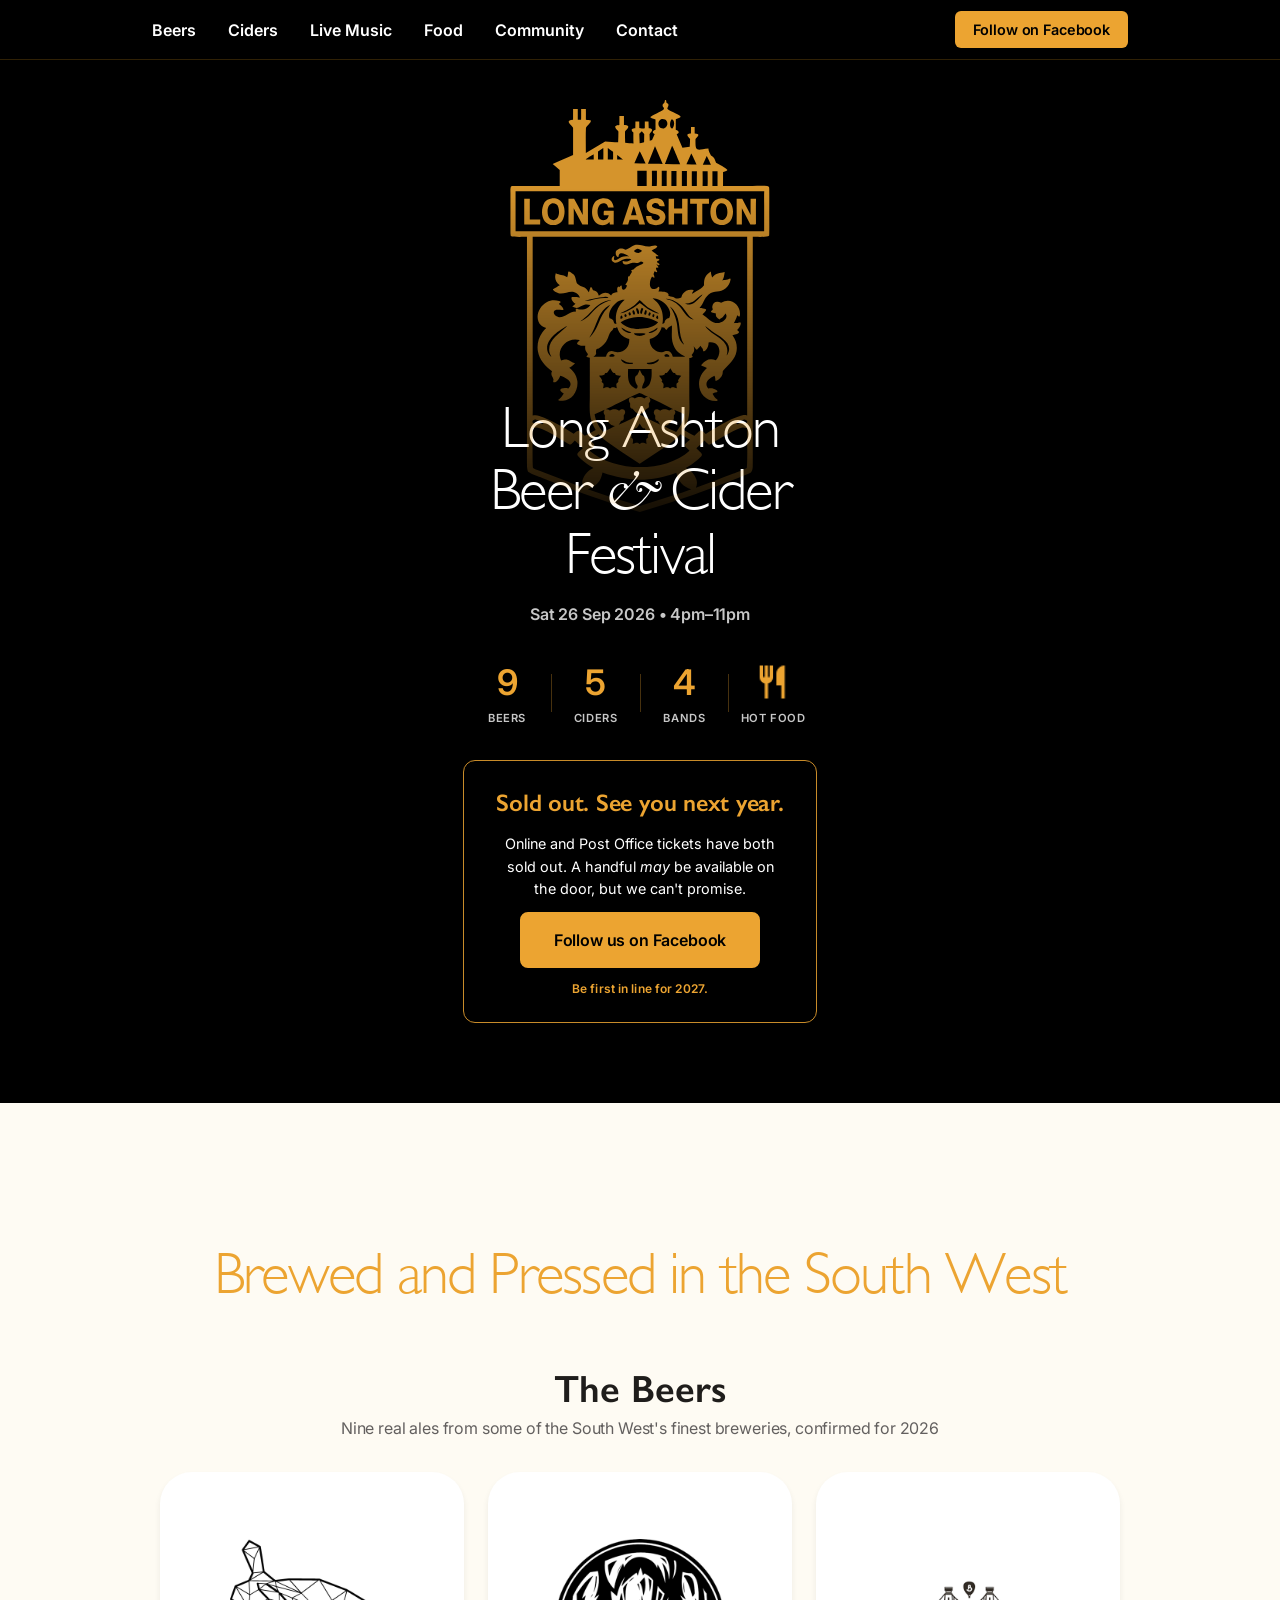
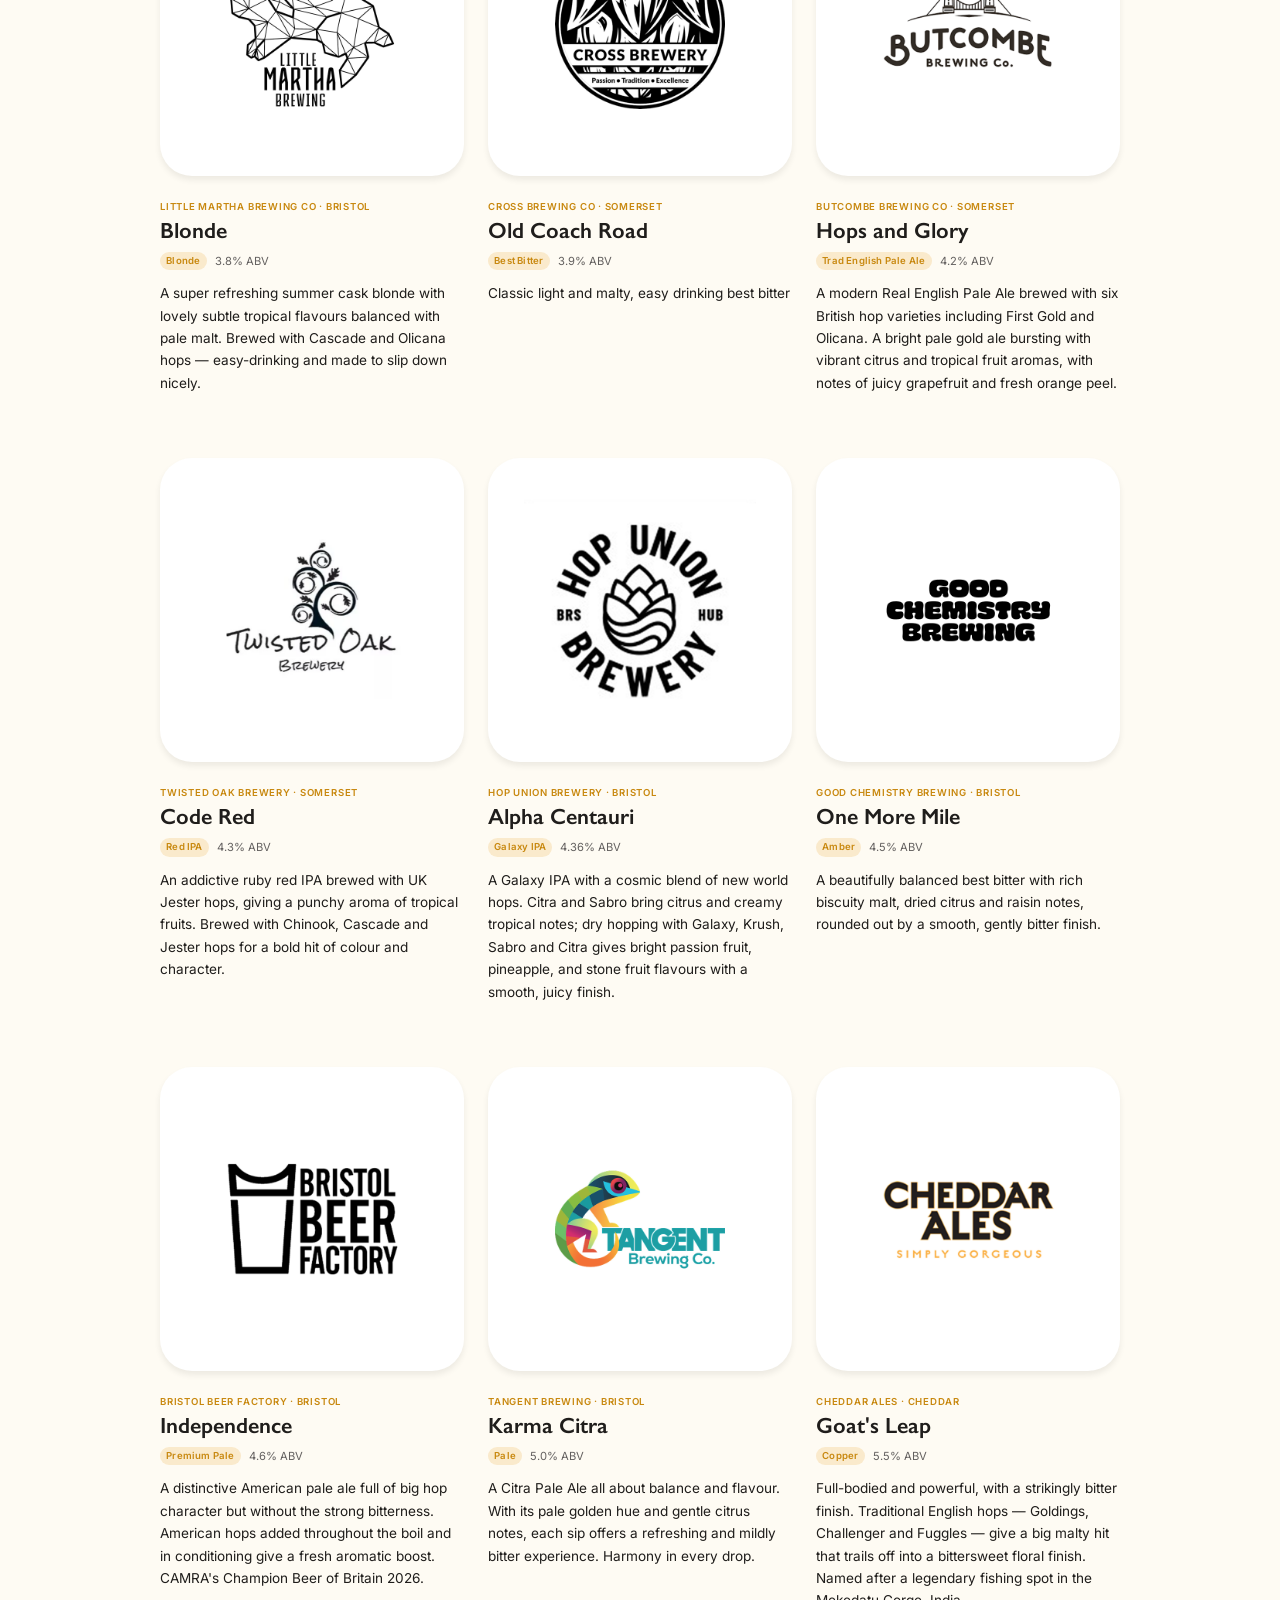
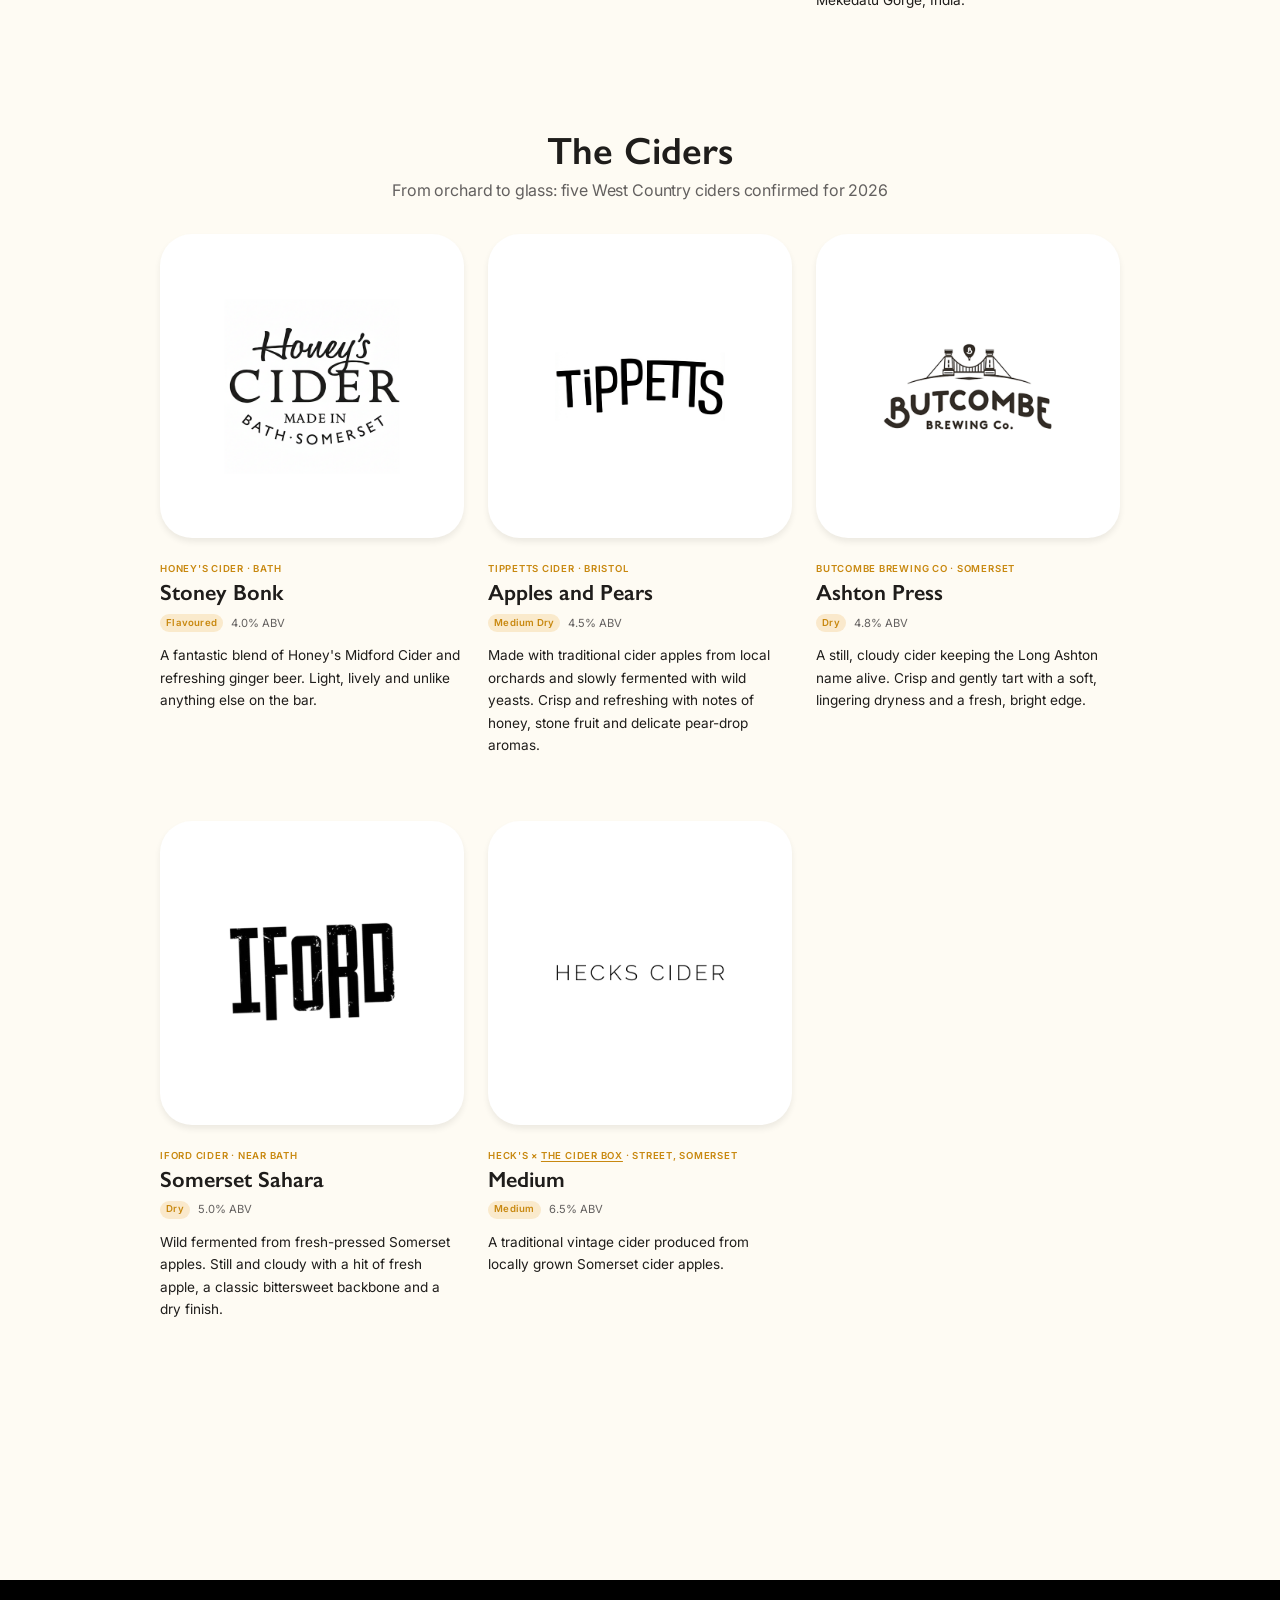
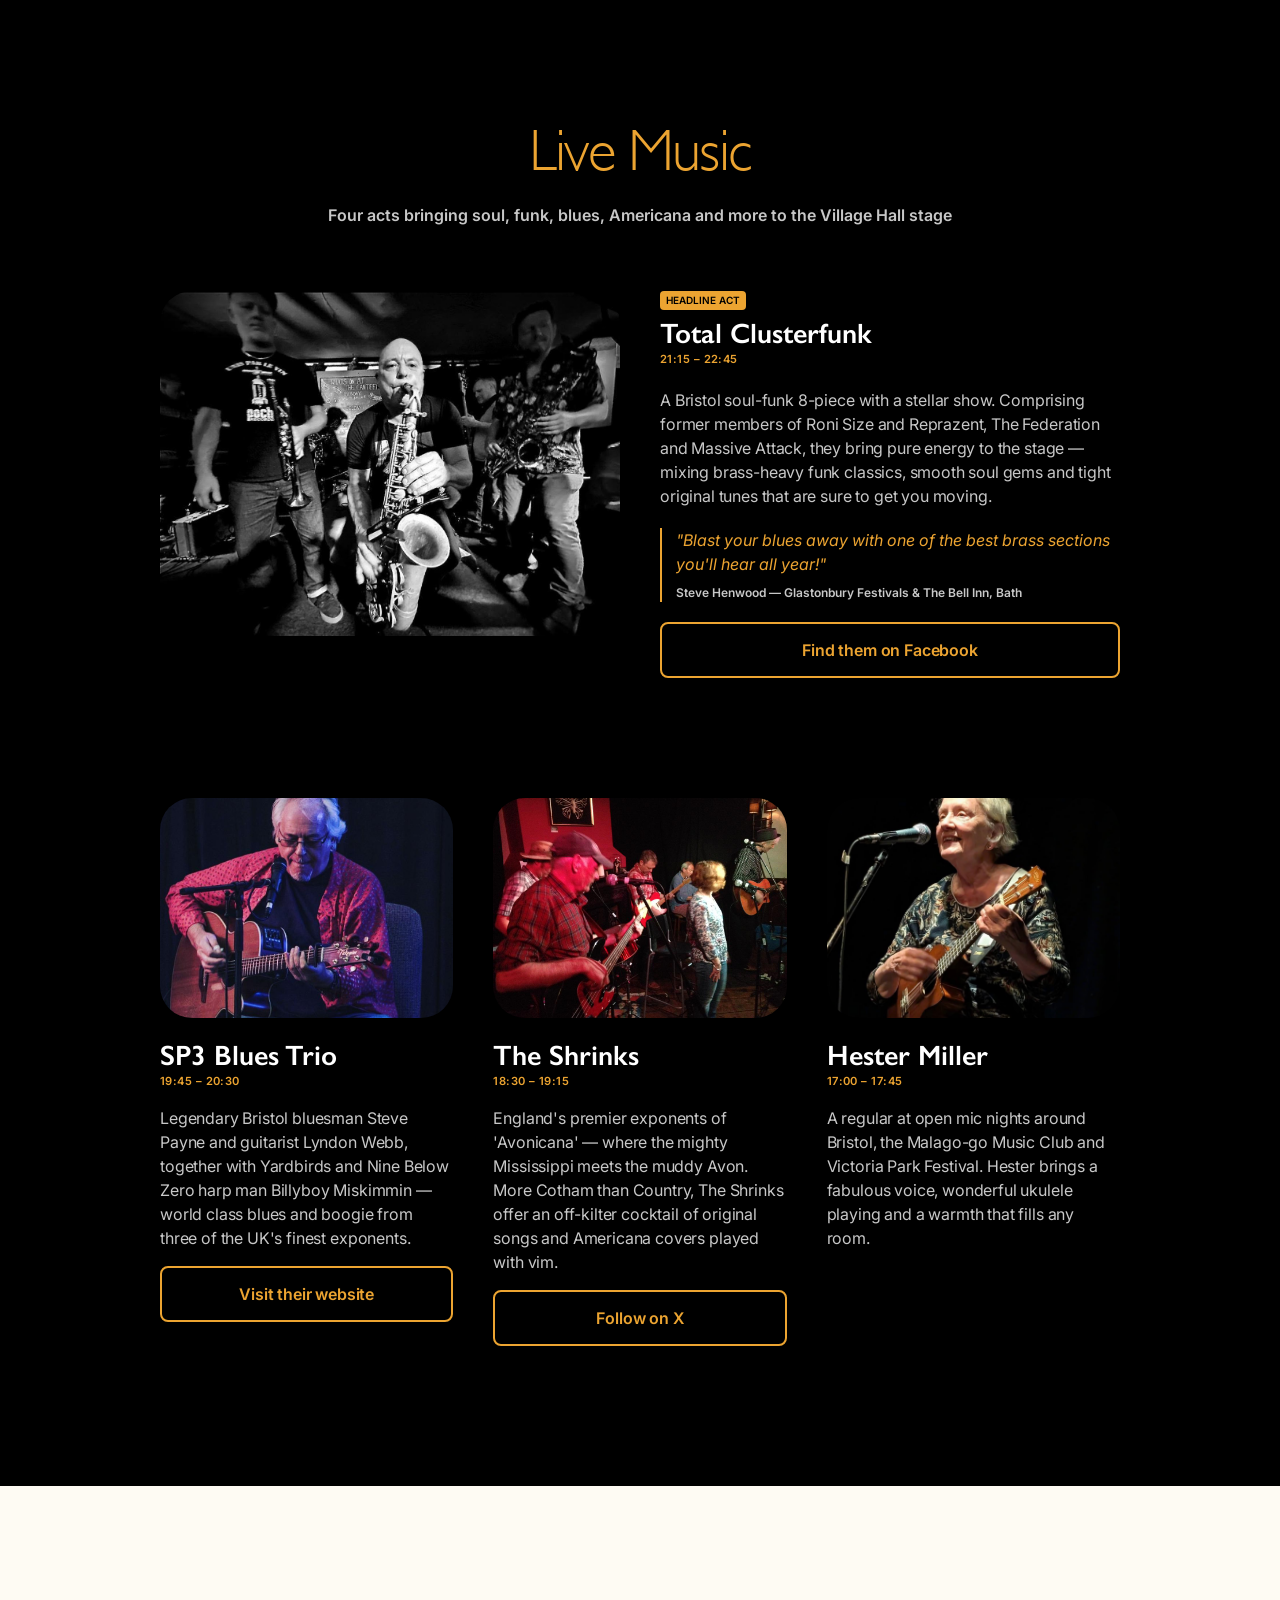
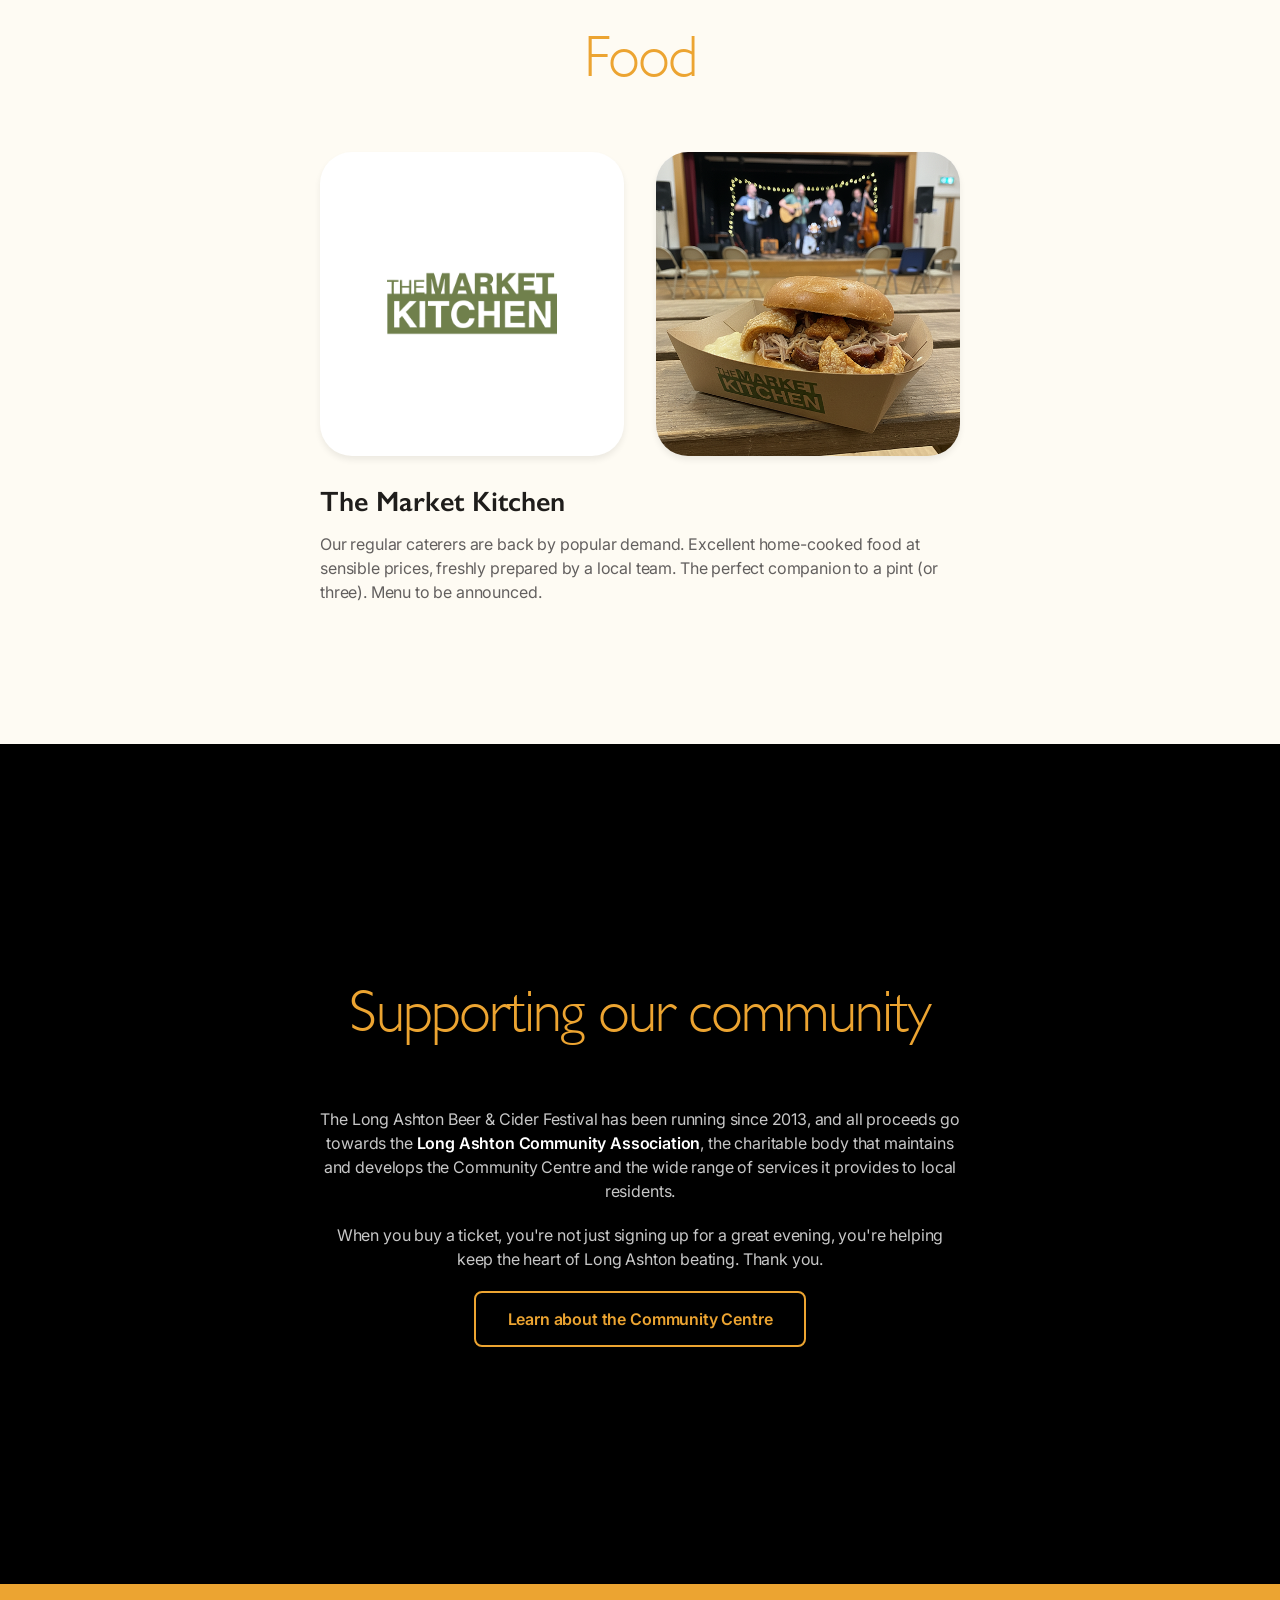
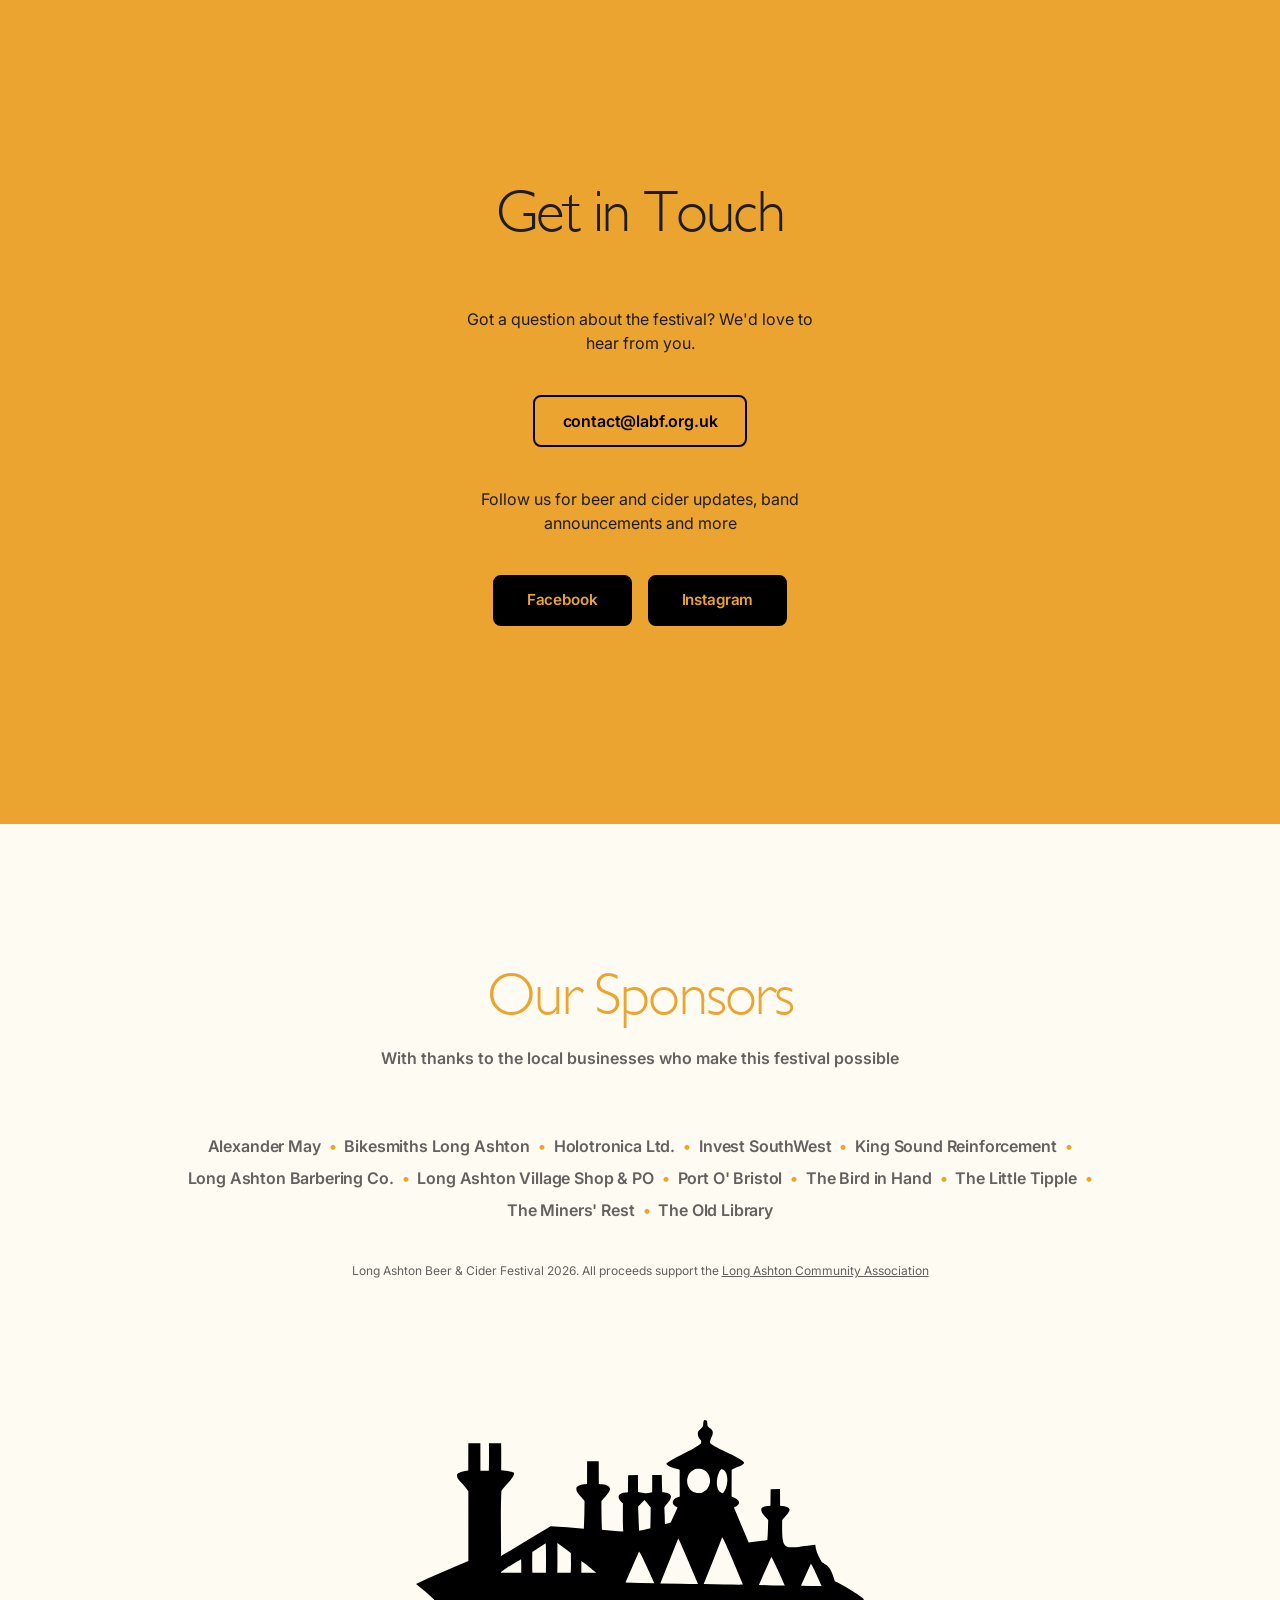
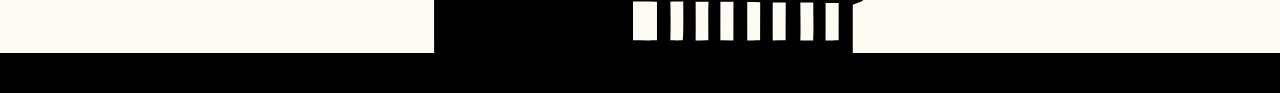
<file: index.html>
<!DOCTYPE html>
<html lang="en">
<head>
  <meta charset="UTF-8">
  <meta name="viewport" content="width=device-width, initial-scale=1.0">
  <meta name="description" content="The 13th Annual Long Ashton Beer & Cider Festival. Saturday 26 September 2026, Long Ashton Village Hall. Live music, real ales, craft ciders and great food.">
  <meta property="og:type" content="website">
  <meta property="og:url" content="https://labf.org.uk">
  <meta property="og:title" content="Long Ashton Beer & Cider Festival 2026">
  <meta property="og:description" content="13th annual festival of real ale, craft cider, live music and food. Saturday 26 September 2026, Long Ashton Village Hall.">
  <meta property="og:image" content="https://labf.org.uk/assets/long-ashton-beer-and-cider-festival.png">
  <title>Long Ashton Beer &amp; Cider Festival 2026</title>
  <link rel="preconnect" href="https://fonts.googleapis.com">
  <link rel="preconnect" href="https://fonts.gstatic.com" crossorigin>
  <link href="https://fonts.googleapis.com/css2?family=Inter:wght@400;600&display=swap" rel="stylesheet">
  <link rel="stylesheet" href="style.css">
  <!-- Google Analytics -->
  <script async src="https://www.googletagmanager.com/gtag/js?id=G-SJZX6BD2B6"></script>
  <script>
    window.dataLayer = window.dataLayer || [];
    function gtag(){dataLayer.push(arguments);}
    gtag('js', new Date());
    gtag('config', 'G-SJZX6BD2B6');
  </script>
</head>
<body class="is-sold-out-completely">
<!-- TICKET STATE:
  Online tickets available:       <body>
  Online sold out, PO available:  <body class="is-sold-out">
  Completely sold out:            <body class="is-sold-out-completely">
-->

  <!-- ============================================================
       NAV
  ============================================================ -->
  <nav class="nav" id="nav">
    <div class="nav__inner">
      <button class="nav__toggle" id="navToggle" aria-label="Toggle navigation" aria-expanded="false">
        <span></span><span></span><span></span>
      </button>
      <ul class="nav__links" id="navLinks" role="list">
        <li><a href="#beers">Beers</a></li>
        <li><a href="#ciders">Ciders</a></li>
        <li><a href="#bands">Live Music</a></li>
        <li><a href="#food">Food</a></li>
        <li><a href="#community">Community</a></li>
        <li><a href="#contact">Contact</a></li>
      </ul>
      <a href="https://lacc.info/events/31/details" class="nav__cta nav__cta--tickets" target="_blank" rel="noopener" onclick="gtag('event','buy_tickets',{location:'navigation'})">Get Tickets</a>
      <a href="https://www.facebook.com/LongAshtonBCF" class="nav__cta nav__cta--facebook" target="_blank" rel="noopener" onclick="gtag('event','facebook_follow',{location:'navigation'})">Follow on Facebook</a>
    </div>
  </nav>

  <!-- ============================================================
       HERO
  ============================================================ -->
  <section class="hero" id="top">
    <div class="hero__inner">
      <img src="assets/village-crest.svg" alt="" class="hero__crest" aria-hidden="true">
      <div class="hero__body">
        <h1 class="hero__title">Long Ashton<br>Beer&nbsp;<span class="hero__amp">&amp;</span>&nbsp;Cider<br>Festival</h1>
        <p class="hero__date">Sat 26 Sep 2026 &bull; 4pm–11pm</p>
        <div class="hero__stats" aria-label="Festival highlights">
          <a href="#beers" class="hero__stat">
            <span class="hero__stat-value">9</span>
            <span class="hero__stat-label">BEERS</span>
          </a>
          <div class="hero__stat-divider" aria-hidden="true"></div>
          <a href="#ciders" class="hero__stat">
            <span class="hero__stat-value">5</span>
            <span class="hero__stat-label">CIDERS</span>
          </a>
          <div class="hero__stat-divider" aria-hidden="true"></div>
          <a href="#bands" class="hero__stat">
            <span class="hero__stat-value">4</span>
            <span class="hero__stat-label">BANDS</span>
          </a>
          <div class="hero__stat-divider" aria-hidden="true"></div>
          <a href="#food" class="hero__stat">
            <img src="assets/food-icon.png" class="hero__stat-icon" alt="" aria-hidden="true">
            <span class="hero__stat-label">HOT FOOD</span>
          </a>
        </div>
        <div class="hero__cta-group">
          <!-- Shown when online tickets available -->
          <a href="https://lacc.info/events/31/details" class="btn btn--primary hero__cta-online" target="_blank" rel="noopener" onclick="gtag('event','buy_tickets',{location:'hero'})">Get Tickets &middot; &pound;15</a>
          <p class="hero__scarcity hero__cta-online">Limited online tickets &ndash; don't miss out</p>
          <!-- Shown when online tickets sold out, post office available -->
          <div class="hero__postoffice-callout hero__cta-soldout">
            <p class="hero__postoffice-heading">Tickets &middot; &pound;15 &middot; Cash only</p>
            <p class="hero__postoffice-where">Available from <strong>Long Ashton Post Office</strong></p>
            <!--p class="hero__postoffice-when">From 1 September &bull; While stocks last</p-->
            <p class="hero__postoffice-when">While stocks last</p>
          </div>
          <!-- Shown when completely sold out -->
          <div class="hero__soldout-callout hero__cta-soldout-completely">
            <p class="hero__soldout-heading">Sold out. See you next year.</p>
            <p class="hero__soldout-body">Online and Post Office tickets have both sold out. A handful <em>may</em> be available on the door, but we can't promise.</p>
            <a href="https://www.facebook.com/LongAshtonBCF" class="btn btn--primary" target="_blank" rel="noopener" onclick="gtag('event','facebook_follow',{location:'hero'})">Follow us on Facebook</a>
            <p class="hero__scarcity">Be first in line for 2027.</p>
          </div>
        </div>
        <p class="hero__small hero__cta-online">Includes your first drink, commemorative glass &amp; programme. Also available from <strong>Long Ashton Post Office</strong> from 1 September (cash only).</p>
        <p class="hero__small hero__cta-soldout">Includes your first drink, commemorative glass &amp; programme.</p>
      </div>
    </div>
  </section>

  <!-- ============================================================
       BEERS & CIDERS (one visual block, two nav targets)
  ============================================================ -->
  <section class="section section--light" id="beers">
    <div class="container">
      <h2 class="section__display">Brewed and Pressed in the South West</h2>

      <div class="producer-group">
        <div class="producer-group__header">
          <h3 class="section__heading">The Beers</h3>
          <p class="section__subtext">Nine real ales from some of the South West's finest breweries, confirmed for 2026</p>
        </div>
        <div class="d7-grid" id="d7-beers"></div>
      </div>

      <div class="producer-group" id="ciders">
        <div class="producer-group__header">
          <h3 class="section__heading">The Ciders</h3>
          <p class="section__subtext">From orchard to glass: five West Country ciders confirmed for 2026</p>
        </div>
        <div class="d7-grid" id="d7-ciders"></div>
      </div>
    </div>
  </section>

  <!-- Beers & Ciders card JS -->
  <script>
    (function () {
      const CIDERS = [
        {
          name: 'Stoney Bonk',
          style: 'Flavoured',
          brewery: "Honey's Cider",
          abv: '4.0% ABV',
          logo: 'assets/logos/honeys.png',
          alt: "Honey's Cider",
          url: 'https://www.honeyscider.co.uk',
          location: 'Bath',
          notes: "A fantastic blend of Honey's Midford Cider and refreshing ginger beer. Light, lively and unlike anything else on the bar."
        },
        {
          name: 'Apples and Pears',
          style: 'Medium Dry',
          brewery: 'Tippetts Cider',
          abv: '4.5% ABV',
          logo: 'assets/logos/tippetts.png',
          alt: 'Tippetts Cider',
          url: 'https://tippettscider.com/',
          location: 'Bristol',
          notes: 'Made with traditional cider apples from local orchards and slowly fermented with wild yeasts. Crisp and refreshing with notes of honey, stone fruit and delicate pear-drop aromas.'
        },
        {
          name: 'Ashton Press',
          style: 'Dry',
          brewery: 'Butcombe Brewing Co',
          abv: '4.8% ABV',
          logo: 'assets/logos/butcombe.png',
          alt: 'Butcombe',
          url: 'https://www.butcombe.com',
          location: 'Somerset',
          notes: 'A still, cloudy cider keeping the Long Ashton name alive. Crisp and gently tart with a soft, lingering dryness and a fresh, bright edge.'
        },
        {
          name: 'Somerset Sahara',
          style: 'Dry',
          brewery: 'Iford Cider',
          abv: '5.0% ABV',
          logo: 'assets/logos/iford.png',
          alt: 'Iford Cider',
          url: 'https://www.ifordcider.com/',
          location: 'Near Bath',
          notes: 'Wild fermented from fresh-pressed Somerset apples. Still and cloudy with a hit of fresh apple, a classic bittersweet backbone and a dry finish.'
        },
        {
          name: 'Medium',
          style: 'Medium',
          brewery: "Heck's × <a href='https://www.theciderbox.com/' target='_blank' rel='noopener'>The Cider Box</a>",
          abv: '6.5% ABV',
          logo: 'assets/logos/hecks-cider.png',
          alt: "Heck's Cider",
          url: 'https://www.heckscider.com/',
          location: 'Street, Somerset',
          notes: 'A traditional vintage cider produced from locally grown Somerset cider apples.'
        }
      ];

      const BEERS = [
        { name: 'Blonde', style: 'Blonde', brewery: 'Little Martha Brewing Co', location: 'Bristol', abv: '3.8% ABV', logo: 'assets/logos/little-martha.png', alt: 'Little Martha', url: 'https://littlemarthabrewing.co.uk/', notes: 'A super refreshing summer cask blonde with lovely subtle tropical flavours balanced with pale malt. Brewed with Cascade and Olicana hops — easy-drinking and made to slip down nicely.' },
        { name: 'Old Coach Road', style: 'Best Bitter', brewery: 'Cross Brewing Co', location: 'Somerset', abv: '3.9% ABV', logo: 'assets/logos/cross.png', alt: 'Cross Brewing Co', url: 'https://whitehartinncross.co.uk/', notes: 'Classic light and malty, easy drinking best bitter' },
        { name: 'Hops and Glory', style: 'Trad English Pale Ale', brewery: 'Butcombe Brewing Co', location: 'Somerset', abv: '4.2% ABV', logo: 'assets/logos/butcombe.png', alt: 'Butcombe', url: 'https://www.butcombe.com/beers/hops-and-glory/', notes: 'A modern Real English Pale Ale brewed with six British hop varieties including First Gold and Olicana. A bright pale gold ale bursting with vibrant citrus and tropical fruit aromas, with notes of juicy grapefruit and fresh orange peel.' },
        { name: 'Code Red', style: 'Red IPA', brewery: 'Twisted Oak Brewery', location: 'Somerset', abv: '4.3% ABV', logo: 'assets/logos/twisted-oak.png', alt: 'Twisted Oak Brewery', url: 'https://www.twistedoakbrewery.co.uk/our-beers/', notes: 'An addictive ruby red IPA brewed with UK Jester hops, giving a punchy aroma of tropical fruits. Brewed with Chinook, Cascade and Jester hops for a bold hit of colour and character.' },
        { name: 'Alpha Centauri', style: 'Galaxy IPA', brewery: 'Hop Union Brewery', location: 'Bristol', abv: '4.36% ABV', logo: 'assets/logos/hop-union.png', alt: 'Hop Union Brewery', url: 'https://www.hopunionbrewery.co.uk/beers', notes: 'A Galaxy IPA with a cosmic blend of new world hops. Citra and Sabro bring citrus and creamy tropical notes; dry hopping with Galaxy, Krush, Sabro and Citra gives bright passion fruit, pineapple, and stone fruit flavours with a smooth, juicy finish.' },
        { name: 'One More Mile', style: 'Amber', brewery: 'Good Chemistry Brewing', location: 'Bristol', abv: '4.5% ABV', logo: 'assets/logos/good-chemistry.png', alt: 'Good Chemistry', url: 'https://goodchemistrybrewing.co.uk/', notes: 'A beautifully balanced best bitter with rich biscuity malt, dried citrus and raisin notes, rounded out by a smooth, gently bitter finish.' },
        { name: 'Independence', style: 'Premium Pale', brewery: 'Bristol Beer Factory', location: 'Bristol', abv: '4.6% ABV', logo: 'assets/logos/bristol-beer-factory.png', alt: 'Bristol Beer Factory', url: 'https://www.bristolbeerfactory.co.uk/products/independence-cask', notes: 'A distinctive American pale ale full of big hop character but without the strong bitterness. American hops added throughout the boil and in conditioning give a fresh aromatic boost. CAMRA\'s Champion Beer of Britain 2026.' },
        { name: 'Karma Citra', style: 'Pale', brewery: 'Tangent Brewing', location: 'Bristol', abv: '5.0% ABV', logo: 'assets/logos/tangent.png', alt: 'Tangent Brewing', url: 'https://tangentbrewing.co.uk/product/karma-citra/', notes: 'A Citra Pale Ale all about balance and flavour. With its pale golden hue and gentle citrus notes, each sip offers a refreshing and mildly bitter experience. Harmony in every drop.' },
        { name: "Goat's Leap", style: 'Copper', brewery: 'Cheddar Ales', location: 'Cheddar', abv: '5.5% ABV', logo: 'assets/logos/cheddar-ales.png', alt: 'Cheddar Ales', url: 'https://www.cheddarales.co.uk/goats-leap-india-pale-ale/a/37/', notes: 'Full-bodied and powerful, with a strikingly bitter finish. Traditional English hops — Goldings, Challenger and Fuggles — give a big malty hit that trails off into a bittersweet floral finish. Named after a legendary fishing spot in the Mekedatu Gorge, India.' }
      ];

      function buildGrid(items, gridId) {
        var grid = document.getElementById(gridId);
        if (!grid) return;
        items.forEach(function(c) {
          var item = document.createElement('div');
          item.className = 'd7-item';
          item.innerHTML =
            '<a class="beverage-card" href="' + c.url + '" target="_blank" rel="noopener"><img src="' + c.logo + '" alt="' + c.alt + '"></a>' +
            '<p class="dc-brewery">' + c.brewery + ' &middot; ' + c.location + '</p>' +
            '<h3 class="dc-name">' + c.name + '</h3>' +
            '<div class="dc-meta">' + (c.style ? '<span class="dc-style-chip--solid">' + c.style + '</span>' : '') + '<span class="dc-abv">' + c.abv + '</span></div>' +
            '<hr class="dc-rule">' +
            '<p class="dc-notes">' + c.notes + '</p>';
          grid.appendChild(item);
        });
      }
      buildGrid(CIDERS, 'd7-ciders');
      buildGrid(BEERS,  'd7-beers');
    })();
  </script>

  <!-- ============================================================
       LIVE MUSIC
  ============================================================ -->
  <section class="section section--dark" id="bands">
    <div class="container">
      <h2 class="section__display">Live Music</h2>
      <p class="section__subtitle">Four acts bringing soul, funk, blues, Americana and more to the Village Hall stage</p>

      <!-- Headline: Total Clusterfunk -->
      <article class="artist artist--headline">
        <div class="artist__image">
          <img src="assets/clusterphotos/IMG_3338.jpg" alt="Total Clusterfunk performing live" loading="eager">
        </div>
        <div class="artist__content">
          <div class="artist__header">
            <span class="artist__tag">Headline Act</span>
            <div class="artist__name-group">
              <h3 class="artist__name">Total Clusterfunk</h3>
              <span class="artist__time">21:15 – 22:45</span>
            </div>
          </div>
          <p class="artist__bio">A Bristol soul-funk 8-piece with a stellar show. Comprising former members of Roni Size and Reprazent, The Federation and Massive Attack, they bring pure energy to the stage — mixing brass-heavy funk classics, smooth soul gems and tight original tunes that are sure to get you moving.</p>
          <blockquote class="artist__quote">
            <p>"Blast your blues away with one of the best brass sections you'll hear all year!"</p>
            <cite>Steve Henwood — Glastonbury Festivals &amp; The Bell Inn, Bath</cite>
          </blockquote>
          <a href="https://www.facebook.com/TherealClusterfunk/" class="btn btn--outline" target="_blank" rel="noopener">Find them on Facebook</a>
        </div>
      </article>

      <!-- Supporting acts -->
      <div class="artists-grid">

        <article class="artist">
          <div class="artist__image">
            <img src="assets/steve-payne.jpg" alt="Steve Payne performing live" loading="lazy">
          </div>
          <div class="artist__content">
            <div class="artist__name-group">
              <h3 class="artist__name">SP3 Blues Trio</h3>
              <span class="artist__time">19:45 – 20:30</span>
            </div>
            <p class="artist__bio">Legendary Bristol bluesman Steve Payne and guitarist Lyndon Webb, together with Yardbirds and Nine Below Zero harp man Billyboy Miskimmin — world class blues and boogie from three of the UK's finest exponents.</p>
            <a href="https://spthree.co.uk" class="btn btn--outline" target="_blank" rel="noopener">Visit their website</a>
          </div>
        </article>

        <article class="artist">
          <div class="artist__image">
            <img src="assets/the-shrinks.jpg" alt="The Shrinks" loading="lazy">
          </div>
          <div class="artist__content">
            <div class="artist__name-group">
              <h3 class="artist__name">The Shrinks</h3>
              <span class="artist__time">18:30 – 19:15</span>
            </div>
            <p class="artist__bio">England's premier exponents of 'Avonicana' — where the mighty Mississippi meets the muddy Avon. More Cotham than Country, The Shrinks offer an off-kilter cocktail of original songs and Americana covers played with vim.</p>
            <a href="https://x.com/Moredamnedlies" class="btn btn--outline" target="_blank" rel="noopener">Follow on X</a>
          </div>
        </article>

        <article class="artist">
          <div class="artist__image">
            <img src="assets/hester-miller.jpeg" alt="Hester Miller performing with her ukulele" loading="lazy">
          </div>
          <div class="artist__content">
            <div class="artist__name-group">
              <h3 class="artist__name">Hester Miller</h3>
              <span class="artist__time">17:00 – 17:45</span>
            </div>
            <p class="artist__bio">A regular at open mic nights around Bristol, the Malago-go Music Club and Victoria Park Festival. Hester brings a fabulous voice, wonderful ukulele playing and a warmth that fills any room.</p>
          </div>
        </article>

      </div>
    </div>
  </section>

  <!-- ============================================================
       FOOD
  ============================================================ -->
  <section class="section section--light" id="food">
    <div class="container container--narrow">
      <h2 class="section__display">Food</h2>
      <div class="food-artist">
        <div class="food-artist__images">
          <a href="https://www.themarketkitchen.co.uk" class="beverage-card" target="_blank" rel="noopener" aria-label="Visit The Market Kitchen website">
            <img src="assets/market_kitchen.png" alt="The Market Kitchen">
          </a>
          <div class="beverage-card">
            <img src="assets/food-image.png" alt="Hot food from the Market Kitchen">
          </div>
        </div>
        <div class="food-artist__content">
          <h3 class="artist__name food-artist__name">The Market Kitchen</h3>
          <p class="artist__bio">Our regular caterers are back by popular demand. Excellent home-cooked food at sensible prices, freshly prepared by a local team. The perfect companion to a pint (or three). Menu to be announced.</p>
        </div>
      </div>
    </div>
  </section>

  <!-- ============================================================
       COMMUNITY
  ============================================================ -->
  <section class="section section--dark" id="community">
    <div class="container container--narrow">
      <h2 class="section__display">Supporting our community</h2>
      <div class="community-body">
        <p>The Long Ashton Beer &amp; Cider Festival has been running since 2013, and all proceeds go towards the <strong>Long Ashton Community Association</strong>, the charitable body that maintains and develops the Community Centre and the wide range of services it provides to local residents.</p>
        <p>When you buy a ticket, you're not just signing up for a great evening, you're helping keep the heart of Long Ashton beating. Thank you.</p>
        <a href="https://lacc.info" class="btn btn--outline" target="_blank" rel="noopener">Learn about the Community Centre</a>
      </div>
    </div>
  </section>

  <!-- ============================================================
       CONTACT
  ============================================================ -->
  <section class="section section--amber" id="contact">
    <div class="container container--narrow">
      <h2 class="section__display section__display--on-amber">Get in Touch</h2>
      <div class="contact-body">
        <p class="contact-cta">Got a question about the festival? We'd love to hear from you.</p>
        <a href="mailto:contact@labf.org.uk" class="btn btn--contact-email">contact@labf.org.uk</a>
        <p class="contact-cta">Follow us for beer and cider updates, band announcements and more</p>
        <div class="social-links">
          <a href="https://www.facebook.com/LongAshtonBCF" class="btn btn--social" target="_blank" rel="noopener">Facebook</a>
          <a href="https://www.instagram.com/longashtonbcf/" class="btn btn--social" target="_blank" rel="noopener">Instagram</a>
        </div>
      </div>
    </div>
  </section>

  <!-- ============================================================
       SPONSORS
  ============================================================ -->
  <section class="section section--light" id="sponsors">
    <div class="container">
      <h2 class="section__display section__display--dark">Our Sponsors</h2>
      <p class="section__subtitle section__subtitle--dark">With thanks to the local businesses who make this festival possible</p>
      <div class="sponsors-flow" role="list">
        <a href="https://alexandermay.co.uk" target="_blank" rel="noopener" role="listitem">Alexander May</a>
        <span class="sponsors-dot" aria-hidden="true">&bull;</span>
        <a href="https://bristolbikesmiths.com" target="_blank" rel="noopener" role="listitem">Bikesmiths Long Ashton</a>
        <span class="sponsors-dot" aria-hidden="true">&bull;</span>
        <a href="https://holotronica.com" target="_blank" rel="noopener" role="listitem">Holotronica Ltd.</a>
        <span class="sponsors-dot" aria-hidden="true">&bull;</span>
        <a href="https://investsouthwest.co.uk" target="_blank" rel="noopener" role="listitem">Invest SouthWest</a>
        <span class="sponsors-dot" aria-hidden="true">&bull;</span>
        <a href="https://kingsr.com" target="_blank" rel="noopener" role="listitem">King Sound Reinforcement</a>
        <span class="sponsors-dot" aria-hidden="true">&bull;</span>
        <a href="https://longashtonbarbering.co.uk" target="_blank" rel="noopener" role="listitem">Long Ashton Barbering Co.</a>
        <span class="sponsors-dot" aria-hidden="true">&bull;</span>
        <a href="https://longashtonpostoffice.co.uk" target="_blank" rel="noopener" role="listitem">Long Ashton Village Shop &amp; PO</a>
        <span class="sponsors-dot" aria-hidden="true">&bull;</span>
        <a href="https://portobristol.co.uk/" target="_blank" rel="noopener" role="listitem">Port O' Bristol</a>
        <span class="sponsors-dot" aria-hidden="true">&bull;</span>
        <a href="https://thebirdinla.co.uk" target="_blank" rel="noopener" role="listitem">The Bird in Hand</a>
        <span class="sponsors-dot" aria-hidden="true">&bull;</span>
        <a href="https://littletipple.co.uk" target="_blank" rel="noopener" role="listitem">The Little Tipple</a>
        <span class="sponsors-dot" aria-hidden="true">&bull;</span>
        <span role="listitem">The Miners' Rest</span>
        <span class="sponsors-dot" aria-hidden="true">&bull;</span>
        <a href="https://theoldlibraryinla.co.uk" target="_blank" rel="noopener" role="listitem">The Old Library</a>
      </div>
      <p class="sponsors-credit">Long Ashton Beer &amp; Cider Festival 2026. All proceeds support the <a href="https://lacc.info" target="_blank" rel="noopener">Long Ashton Community Association</a></p>
    </div>
  </section>

  <!-- ============================================================
       FOOTER
  ============================================================ -->
  <footer class="site-footer">
    <img src="assets/village-footer.svg" alt="" class="site-footer__crest" aria-hidden="true">
    <div class="site-footer__bar"></div>
  </footer>

  <script src="script.js"></script>
</body>
</html>
</file>
<file: style.css>
/* ============================================================
   FONTS
============================================================ */
@font-face {
  font-family: 'Gill Sans';
  src: url('assets/GillSans-Light.woff2') format('woff2');
  font-weight: 300;
  font-style: normal;
  font-display: swap;
}

@font-face {
  font-family: 'Gill Sans';
  src: url('assets/GillSans-SemiBold.woff2') format('woff2');
  font-weight: 600;
  font-style: normal;
  font-display: swap;
}

@font-face {
  font-family: 'Garamond';
  src: url('assets/Garamond-Italic.woff2') format('woff2');
  font-weight: normal;
  font-style: italic;
  font-display: swap;
}

/* ============================================================
   TOKENS
============================================================ */
:root {
  --black:           #000000;
  --cream:           #FEFBF3;
  --amber:           #ECA431;
  --amber-dark:      #C8880F;
  --amber-border:    rgba(236, 164, 49, 0.3);

  --on-black:        #ffffff;
  --on-black-muted:  #C7C7C7;
  --on-cream:        #1F1D1B;
  --on-cream-muted:  #63605F;

  --font-display:    'Gill Sans', 'Gill Sans MT', Calibri, sans-serif;
  --font-body:       'Inter', system-ui, -apple-system, sans-serif;

  --nav-h:           60px;
  --max-w:           960px;
  --radius-card:     2rem;
  --shadow-card:     0 4px 6px rgba(0, 0, 0, 0.07);
  --transition:      0.18s ease;
}

/* ============================================================
   RESET & BASE
============================================================ */
*, *::before, *::after { box-sizing: border-box; margin: 0; padding: 0; }

html {
  scroll-behavior: smooth;
  scroll-padding-top: var(--nav-h);
}

body {
  font-family: var(--font-body);
  font-size: 1rem;
  line-height: 1.5;
  color: var(--on-cream);
  background: var(--black);
  -webkit-font-smoothing: antialiased;
}

img { display: block; max-width: 100%; }
a { color: inherit; text-decoration: none; }
ul { list-style: none; }

/* ============================================================
   NAV
============================================================ */
.nav {
  position: sticky;
  top: 0;
  z-index: 100;
  height: var(--nav-h);
  background: var(--black);
  border-bottom: 1px solid rgba(236, 164, 49, 0.2);
  transition: border-color var(--transition);
}

.nav__inner {
  display: flex;
  align-items: center;
  justify-content: space-between;
  height: 100%;
  max-width: calc(var(--max-w) + 4rem);
  margin: 0 auto;
  padding: 0 1.5rem;
  gap: 1rem;
}

/* Links */
.nav__links {
  display: none;
  flex-direction: column;
  position: absolute;
  top: var(--nav-h);
  left: 0;
  right: 0;
  background: var(--black);
  padding: 1.5rem;
  gap: 1.5rem;
  border-bottom: 1px solid var(--amber-border);
}

.nav__links.is-open { display: flex; }

.nav__links a {
  font-size: 1.1rem;
  font-weight: 600;
  color: var(--on-black);
  transition: color var(--transition);
}

.nav__links a:hover,
.nav__links a.is-active { color: var(--amber); }

/* CTA button */
.nav__cta {
  background: var(--amber);
  color: var(--black);
  padding: 6px 14px;
  border-radius: 6px;
  font-size: 0.85rem;
  font-weight: 600;
  letter-spacing: -0.01em;
  white-space: nowrap;
  transition: background var(--transition);
  flex-shrink: 0;
}

.nav__cta:hover { background: var(--amber-dark); }

.nav__cta--facebook {
  background: var(--amber);
  color: var(--black);
}
.nav__cta--facebook:hover { background: var(--amber-dark); }

/* Hamburger */
.nav__toggle {
  display: flex;
  flex-direction: column;
  justify-content: center;
  gap: 5px;
  background: none;
  border: none;
  cursor: pointer;
  padding: 6px;
  border-radius: 4px;
}

.nav__toggle span {
  display: block;
  width: 22px;
  height: 2px;
  background: var(--on-black);
  border-radius: 1px;
  transition: transform var(--transition), opacity var(--transition);
}

.nav__toggle.is-open span:nth-child(1) { transform: translateY(7px) rotate(45deg); }
.nav__toggle.is-open span:nth-child(2) { opacity: 0; }
.nav__toggle.is-open span:nth-child(3) { transform: translateY(-7px) rotate(-45deg); }

/* Desktop nav */
@media (min-width: 900px) {
  .nav__toggle { display: none; }

  .nav__links {
    display: flex;
    flex-direction: row;
    position: static;
    background: none;
    padding: 0;
    gap: 2rem;
    border: none;
  }

  .nav__links a { font-size: 1rem; }

  .nav__cta {
    padding: 8px 18px;
    font-size: 0.9rem;
  }
}

/* ============================================================
   HERO
============================================================ */
.hero {
  background: var(--black);
  padding: 0 1.5rem 5rem;
  text-align: center;
  min-height: calc(100vh - var(--nav-h));
  display: flex;
  flex-direction: column;
  justify-content: center;
}

.hero__inner {
  display: flex;
  flex-direction: column;
  align-items: center;
  max-width: 480px;
  margin: 0 auto;
}

.hero__crest {
  width: 180px;
  margin-top: 40px;
  margin-bottom: -100px;
  position: relative;
  z-index: 1;
  flex-shrink: 0;
}

.hero__body {
  display: flex;
  flex-direction: column;
  align-items: center;
  gap: 1.5rem;
  width: 100%;
}

.hero__title {
  font-family: var(--font-display);
  font-weight: 300;
  font-size: clamp(2.8rem, 10vw, 3.7rem);
  line-height: 1.05;
  letter-spacing: -0.03em;
  color: var(--on-black);
}

.hero__amp {
  font-family: 'Garamond', Georgia, serif;
  font-style: italic;
  font-weight: normal;
}

.hero__date {
  font-size: 1rem;
  font-weight: 600;
  color: var(--on-black-muted);
  letter-spacing: -0.01em;
  margin-top: -0.5rem;
}

/* Stats row */
.hero__stats {
  display: flex;
  align-items: center;
  justify-content: center;
  gap: 0;
  width: 100%;
  padding: 0.625rem 0;
}

.hero__stat {
  display: flex;
  flex-direction: column;
  align-items: center;
  gap: 6px;
  flex: 1;
  min-width: 0;
  text-decoration: none;
  transition: transform var(--transition);
}

.hero__stat:hover { transform: translateY(-3px); }
.hero__stat:hover .hero__stat-label { color: var(--on-black); }

.hero__stat-value {
  font-size: 2rem;
  font-weight: 600;
  color: var(--amber);
  line-height: 1.25;
  letter-spacing: -0.02em;
}

.hero__stat-icon {
  width: auto;
  height: 44px;
  color: var(--amber);
}

.hero__stat-label {
  font-size: 0.7rem;
  font-weight: 600;
  color: var(--on-black-muted);
  letter-spacing: 0.05em;
}

.hero__stat-divider {
  width: 1px;
  height: 38px;
  background: var(--amber);
  opacity: 0.3;
  flex-shrink: 0;
}

/* CTA */
.hero__cta-group {
  display: flex;
  flex-direction: column;
  align-items: center;
  gap: 0.5rem;
  width: 100%;
}

.hero__scarcity {
  font-size: 0.75rem;
  font-weight: 600;
  color: var(--amber);
  letter-spacing: 0.01em;
}

.hero__small {
  font-size: 0.75rem;
  color: var(--on-black-muted);
  line-height: 1.6;
  max-width: 380px;
  text-align: center;
}

.hero__small strong { font-weight: 600; color: var(--on-black); }

/* ============================================================
   SOLD-OUT TOGGLE
   <body>                        — online tickets available
   <body class="is-sold-out">   — online sold out, post office available
   <body class="is-sold-out-completely"> — all tickets gone
============================================================ */

/* Default: show online CTA only */
.hero .hero__cta-soldout { display: none; }
.hero .hero__cta-soldout-completely { display: none; }
.nav__cta--facebook { display: none; }

/* Online sold out: show post office callout + Facebook nav button */
.is-sold-out .hero__cta-online { display: none; }
.is-sold-out .hero .hero__cta-soldout { display: flex; }
.is-sold-out .nav__cta--tickets { display: none; }
.is-sold-out .nav__cta--facebook { display: block; }

/* Completely sold out: show fully-sold-out callout + Facebook nav button */
.is-sold-out-completely .hero__cta-online { display: none; }
.is-sold-out-completely .hero .hero__cta-soldout { display: none; }
.is-sold-out-completely .hero .hero__cta-soldout-completely { display: flex; }
.is-sold-out-completely .nav__cta--tickets { display: none; }
.is-sold-out-completely .nav__cta--facebook { display: block; }

.d7-grid {
  display: grid;
  grid-template-columns: repeat(3, 1fr);
  gap: 4rem 1.5rem;
}

.d7-item { display: flex; flex-direction: column; }
.d7-item .beverage-card { margin-bottom: 1.5rem; }

/* Card metadata */
.dc-brewery { font-size: 0.6rem; font-weight: 600; letter-spacing: 0.08em; text-transform: uppercase; color: var(--amber-dark); margin-bottom: 0.3rem; }
.dc-brewery a { color: inherit; text-decoration: underline; text-underline-offset: 0.2em; }
.dc-name { font-family: var(--font-display); font-weight: 600; font-size: 1.35rem; line-height: 1.15; color: var(--on-cream); margin-bottom: 0.5rem; }
.dc-meta { display: flex; align-items: center; gap: 0.5rem; margin-bottom: 0.75rem; }
.dc-style-chip { font-family: var(--font-body); font-size: 0.7rem; font-weight: 600; letter-spacing: 0.02em; color: var(--amber-dark); }
.dc-style-chip::after { content: ' ·'; color: var(--on-cream-muted); font-weight: 400; }
.dc-style-chip--solid { font-family: var(--font-body); font-size: 0.6rem; font-weight: 600; letter-spacing: 0.02em; color: var(--amber-dark); background: rgba(236, 164, 49, 0.2); border-radius: 2rem; padding: 0.2em 0.65em; }
.dc-abv { font-size: 0.7rem; font-weight: 400; color: var(--on-cream-muted); }
.dc-rule { display: none; }
.dc-notes { font-size: 0.85rem; color: var(--on-cream); line-height: 1.65; }
.dc-notes a { color: inherit; text-decoration: underline; text-underline-offset: 0.2em; }
.dc-notes a:hover { color: var(--amber-dark); }

@media (max-width: 680px) {
  .d7-grid { grid-template-columns: repeat(2, 1fr); gap: 2.5rem 1rem; }
}

/* Post office callout */
.hero__postoffice-callout {
  display: flex;
  flex-direction: column;
  align-items: center;
  gap: 0.35rem;
  border: 1px solid rgba(236, 164, 49, 0.85);
  border-radius: 0.75rem;
  padding: 1.25rem 2rem;
  text-align: center;
}

.hero__postoffice-heading {
  font-family: var(--font-display);
  font-weight: 600;
  font-size: 1.5rem;
  letter-spacing: -0.01em;
  color: var(--amber);
}

.hero__postoffice-where {
  font-size: 1rem;
  color: var(--on-black);
  line-height: 1.4;
}

.hero__postoffice-where strong {
  font-weight: 600;
}

.hero__postoffice-when {
  font-size: 0.75rem;
  color: var(--on-black-muted);
  letter-spacing: 0.01em;
}

/* Completely sold out callout */
.hero__soldout-callout {
  display: flex;
  flex-direction: column;
  align-items: center;
  gap: 0.75rem;
  border: 1px solid rgba(236, 164, 49, 0.85);
  border-radius: 0.75rem;
  padding: 1.5rem 2rem;
  text-align: center;
}

.hero__soldout-heading {
  font-family: var(--font-display);
  font-weight: 600;
  font-size: 1.5rem;
  letter-spacing: -0.01em;
  color: var(--amber);
}

.hero__soldout-body {
  font-size: 0.9rem;
  color: var(--on-black);
  line-height: 1.55;
  max-width: 32ch;
}

.hero__soldout-nudge {
  font-size: 0.75rem;
  color: var(--on-black-muted);
  letter-spacing: 0.01em;
  margin-top: 0.75rem;
}

.btn--facebook {
  display: inline-block;
  background: #1877F2;
  color: #fff;
  padding: 0.55em 1.25em;
  border-radius: 6px;
  font-size: 0.9rem;
  font-weight: 600;
  letter-spacing: -0.01em;
  transition: background var(--transition);
  white-space: nowrap;
}
.btn--facebook:hover { background: #0f65d3; }

@media (min-width: 480px) {
  .hero__crest { width: 260px; margin-bottom: -115px; }
  .hero__stat-value { font-size: 2.2rem; }
}

/* ============================================================
   SHARED SECTION LAYOUT
============================================================ */
.section {
  padding: 5rem 1.5rem;
}

@media (min-width: 900px) {
  .section { padding: 8.75rem 2rem; }
}

.section--light { background: var(--cream); color: var(--on-cream); }
.section--dark  { background: var(--black); color: var(--on-black); }
.section--amber { background: var(--amber); color: var(--on-cream); }

.container {
  max-width: var(--max-w);
  margin: 0 auto;
}

.container--narrow {
  max-width: 640px;
  margin: 0 auto;
}

@media (min-width: 900px) {
  /* section desktop padding set above at the .section rule */
}

/* ============================================================
   TYPOGRAPHY HELPERS
============================================================ */

/* Amber Gill Sans Light — for section display headings on dark bg */
.section__display {
  font-family: var(--font-display);
  font-weight: 300;
  font-size: clamp(2rem, 6vw, 3.7rem);
  line-height: 1.05;
  letter-spacing: -0.03em;
  color: var(--amber);
  text-align: center;
  margin-bottom: 4rem; /* 64px when standalone */
}

/* When a subtitle immediately follows, close the gap to 20px */
.section__display:has(+ .section__subtitle) {
  margin-bottom: 1.25rem;
}

/* Dark variant (on cream bg) */
.section__display--dark {
  color: var(--amber);
}

/* On amber background — use dark text not amber */
.section__display--on-amber {
  color: var(--on-cream);
}

/* Gill Sans SemiBold section heading */
.section__heading {
  font-family: var(--font-display);
  font-weight: 600;
  font-size: clamp(1.6rem, 3vw, 2.5rem);
  line-height: 1;
  color: var(--on-cream);
  text-align: center;
}

.section--dark .section__heading { color: var(--on-black); }

/* Body subtitle under display heading */
.section__subtitle {
  font-size: 1rem;
  font-weight: 600;
  color: var(--on-black-muted);
  text-align: center;
  margin-top: 0;
  margin-bottom: 4rem; /* 64px to content */
}

.section__subtitle--dark {
  color: var(--on-cream-muted);
}

/* Subtext under section heading */
.section__subtext {
  font-size: 1rem;
  color: var(--on-cream-muted);
  line-height: 1.5;
  letter-spacing: -0.01em;
  text-align: center;
}

/* Disclaimer note */
.section__note {
  font-size: 0.75rem;
  color: var(--on-cream-muted);
  text-align: center;
  margin-top: 0;
}

/* ============================================================
   BUTTONS
============================================================ */
.btn {
  display: inline-flex;
  align-items: center;
  justify-content: center;
  padding: 0.875rem 2rem;
  border-radius: 0.5rem;
  font-family: var(--font-body);
  font-size: 1rem;
  font-weight: 600;
  letter-spacing: -0.01em;
  cursor: pointer;
  transition: background var(--transition), color var(--transition), border-color var(--transition);
  white-space: nowrap;
  text-decoration: none;
}

.btn--primary {
  background: var(--amber);
  color: var(--black);
  border: 2px solid var(--amber);
}

.btn--primary:hover {
  background: var(--amber-dark);
  border-color: var(--amber-dark);
}

.btn--outline {
  background: transparent;
  color: var(--amber);
  border: 2px solid var(--amber);
}

.btn--outline:hover {
  background: rgba(236, 164, 49, 0.1);
}

/* ============================================================
   BEVERAGE CARDS
============================================================ */
.beverage-card {
  display: block;
  background: #fff;
  border-radius: var(--radius-card);
  box-shadow: var(--shadow-card);
  overflow: hidden;
  aspect-ratio: 1 / 1;
  transition: box-shadow var(--transition), transform var(--transition);
}

a.beverage-card:hover {
  box-shadow: 0 8px 20px rgba(0, 0, 0, 0.12);
  transform: translateY(-2px);
}

.beverage-card img {
  width: 100%;
  height: 100%;
  object-fit: contain;
  padding: 12%;
}

/* ============================================================
   BEERS & CIDERS
============================================================ */
.producer-group {
  display: flex;
  flex-direction: column;
  gap: 2rem;
  margin-bottom: 7.5rem;
}

.producer-group__header {
  display: flex;
  flex-direction: column;
  gap: 0.5rem;
}

.beverage-grid {
  display: grid;
  grid-template-columns: repeat(2, 1fr);
  gap: 1.25rem;
}

@media (min-width: 600px) {
  .beverage-grid {
    grid-template-columns: repeat(3, 1fr);
    gap: 2rem;
  }
}

/* ============================================================
   ARTIST (BANDS + FOOD)
============================================================ */
.artist__name-group {
  display: flex;
  flex-direction: column;
  gap: 0.2rem;
}

.artist__name {
  font-family: var(--font-display);
  font-weight: 600;
  font-size: clamp(1.25rem, 2.5vw, 1.75rem);
  line-height: 1;
  color: var(--on-black);
}

.artist__bio {
  font-size: 1rem;
  color: var(--on-black-muted);
  line-height: 1.5;
  letter-spacing: -0.01em;
}

.artist__quote {
  border-left: 2px solid var(--amber);
  padding-left: 0.875rem;
  display: flex;
  flex-direction: column;
  gap: 0.5rem;
}

.artist__quote p {
  font-style: italic;
  color: var(--amber);
  font-size: 1rem;
  line-height: 1.5;
}

.artist__quote cite {
  font-style: normal;
  font-size: 0.75rem;
  font-weight: 600;
  color: var(--on-black-muted);
}

/* Artist image */
.artist__image {
  border-radius: var(--radius-card);
  overflow: hidden;
  aspect-ratio: 4 / 3;
}

.artist__image img {
  width: 100%;
  height: 100%;
  object-fit: cover;
}

/* ============================================================
   LIVE MUSIC
============================================================ */
.section--dark .section__subtitle { color: var(--on-black-muted); }

/* Headline act */
.artist--headline {
  display: flex;
  flex-direction: column;
  gap: 2rem;
  margin-bottom: 7.5rem;
}

.artist--headline .artist__content {
  display: flex;
  flex-direction: column;
  gap: 1.25rem;
}

.artist__header {
  display: flex;
  flex-direction: column;
  gap: 0.625rem;
}

.artist__tag {
  display: inline-block;
  align-self: flex-start;
  background: var(--amber);
  color: var(--black);
  font-size: 0.625rem;
  font-weight: 600;
  letter-spacing: 0.01px;
  padding: 2px 6px;
  border-radius: 4px;
  text-transform: uppercase;
}

.artist__time {
  display: inline-block;
  font-size: 0.7rem;
  font-weight: 600;
  letter-spacing: 0.04em;
  color: var(--amber);
}

/* Supporting acts grid */
.artists-grid {
  display: flex;
  flex-direction: column;
  gap: 3rem;
}

.artists-grid .artist {
  display: flex;
  flex-direction: column;
  gap: 1.5rem;
}

.artists-grid .artist__content {
  display: flex;
  flex-direction: column;
  gap: 1rem;
}

@media (min-width: 900px) {
  .artist--headline {
    flex-direction: row;
    align-items: flex-start;
    gap: 2.5rem;
  }

  .artist--headline .artist__image { flex: 1; }
  .artist--headline .artist__content { flex: 1; }

  .artists-grid {
    display: grid;
    grid-template-columns: repeat(3, 1fr);
    gap: 2.5rem;
  }

  .artists-grid .artist__image { aspect-ratio: 4 / 3; }
}

/* ============================================================
   FOOD
============================================================ */
.food-artist {
  display: flex;
  flex-direction: column;
  gap: 2rem;
}

.food-artist__images {
  display: grid;
  grid-template-columns: 1fr 1fr;
  gap: 1.25rem;
}

.food-artist__images .beverage-card {
  aspect-ratio: 1 / 1;
}

.food-artist__images .beverage-card img {
  object-fit: cover;
  padding: 0;
}

/* Logo card keeps padding */
.food-artist__images .beverage-card:first-child img {
  object-fit: contain;
  padding: 12%;
}

.food-artist__content {
  display: flex;
  flex-direction: column;
  gap: 1rem;
}

.food-artist__name { color: var(--on-cream); }

.section--light .artist__bio { color: var(--on-cream-muted); }
.section--light .artist__quote p { color: var(--amber); }
.section--light .artist__quote cite { color: var(--on-cream-muted); }

@media (min-width: 600px) {
  .food-artist__images { gap: 2rem; }
}

/* ============================================================
   COMMUNITY
============================================================ */
@media (min-width: 900px) {
  #community, #contact {
    min-height: calc(100vh - var(--nav-h));
    display: flex;
    align-items: center;
  }

  #community .container,
  #contact .container,
  #contact .container--narrow {
    width: 100%;
  }
}
.community-body {
  display: flex;
  flex-direction: column;
  align-items: center;
  gap: 1.25rem;
  text-align: center;
}

.community-body p {
  color: var(--on-black-muted);
  font-size: 1rem;
  line-height: 1.5;
  letter-spacing: -0.01em;
  max-width: 640px;
}

.community-body strong { color: var(--on-black); font-weight: 600; }

/* ============================================================
   CONTACT
============================================================ */
.contact-body {
  display: flex;
  flex-direction: column;
  align-items: center;
  gap: 2.5rem;
  text-align: center;
}

.contact-cta {
  font-size: 1rem;
  color: var(--on-cream);
  max-width: 36ch;
  text-align: center;
}

.btn--contact-email {
  display: inline-block;
  padding: 0.75rem 1.75rem;
  border: 2px solid var(--black);
  border-radius: 0.5rem;
  font-size: 1rem;
  font-weight: 600;
  color: var(--black);
  background: transparent;
  letter-spacing: -0.01em;
  transition: background var(--transition), color var(--transition);
}

.btn--contact-email:hover {
  background: var(--black);
  color: var(--amber);
}

.social-links {
  display: flex;
  gap: 1rem;
  flex-wrap: wrap;
  justify-content: center;
}

.btn--social {
  display: inline-block;
  padding: 0.75rem 2rem;
  background: var(--black);
  color: var(--amber);
  border: 2px solid var(--black);
  border-radius: 0.5rem;
  font-size: 0.95rem;
  font-weight: 600;
  transition: opacity var(--transition);
}

.btn--social:hover { opacity: 0.8; }

/* ============================================================
   SPONSORS
============================================================ */
.sponsors-flow {
  display: flex;
  flex-wrap: wrap;
  align-items: center;
  justify-content: center;
  gap: 0.5rem;
  font-size: 1rem;
  font-weight: 600;
  color: var(--on-cream-muted);
  letter-spacing: -0.01em;
  margin-bottom: 2.5rem;
}

.sponsors-flow a {
  color: var(--on-cream-muted);
  transition: color var(--transition);
}

.sponsors-flow a:hover { color: var(--amber); }

.sponsors-dot {
  color: var(--amber);
  font-size: 1rem;
  line-height: 1;
}

.sponsors-credit {
  font-size: 0.75rem;
  color: var(--on-cream-muted);
  text-align: center;
}

.sponsors-credit a {
  text-decoration: underline;
  color: var(--on-cream-muted);
  transition: color var(--transition);
}

.sponsors-credit a:hover { color: var(--amber); }

/* ============================================================
   FOOTER
============================================================ */
.site-footer {
  background: var(--cream);
  display: flex;
  flex-direction: column;
  align-items: center;
}

.site-footer__crest {
  width: 100%;
  max-width: 448px;
  height: auto;
  display: block;
  margin-bottom: -1px;
}

.site-footer__bar {
  background: var(--black);
  height: 40px;
  width: 100%;
}

/* ============================================================
   MOBILE OVERRIDES (< 900px)
============================================================ */
@media (max-width: 899px) {
  /* Constrain the footer village silhouette on small screens */
  .site-footer__crest { max-width: 65%; }

  /* Tighten the gap below section display headings */
  .section__display { margin-bottom: 2rem; }
  .section__display:has(+ .section__subtitle) { margin-bottom: 1.25rem; }
  .section__subtitle { margin-bottom: 2rem; }

  /* Reduce the large gaps between beers/ciders blocks and disclaimer */
  .producer-group { margin-bottom: 3rem; }

  /* Headline act gap should match the supporting acts gap on single column */
  .artist--headline { margin-bottom: 3rem; }
}
</file>
